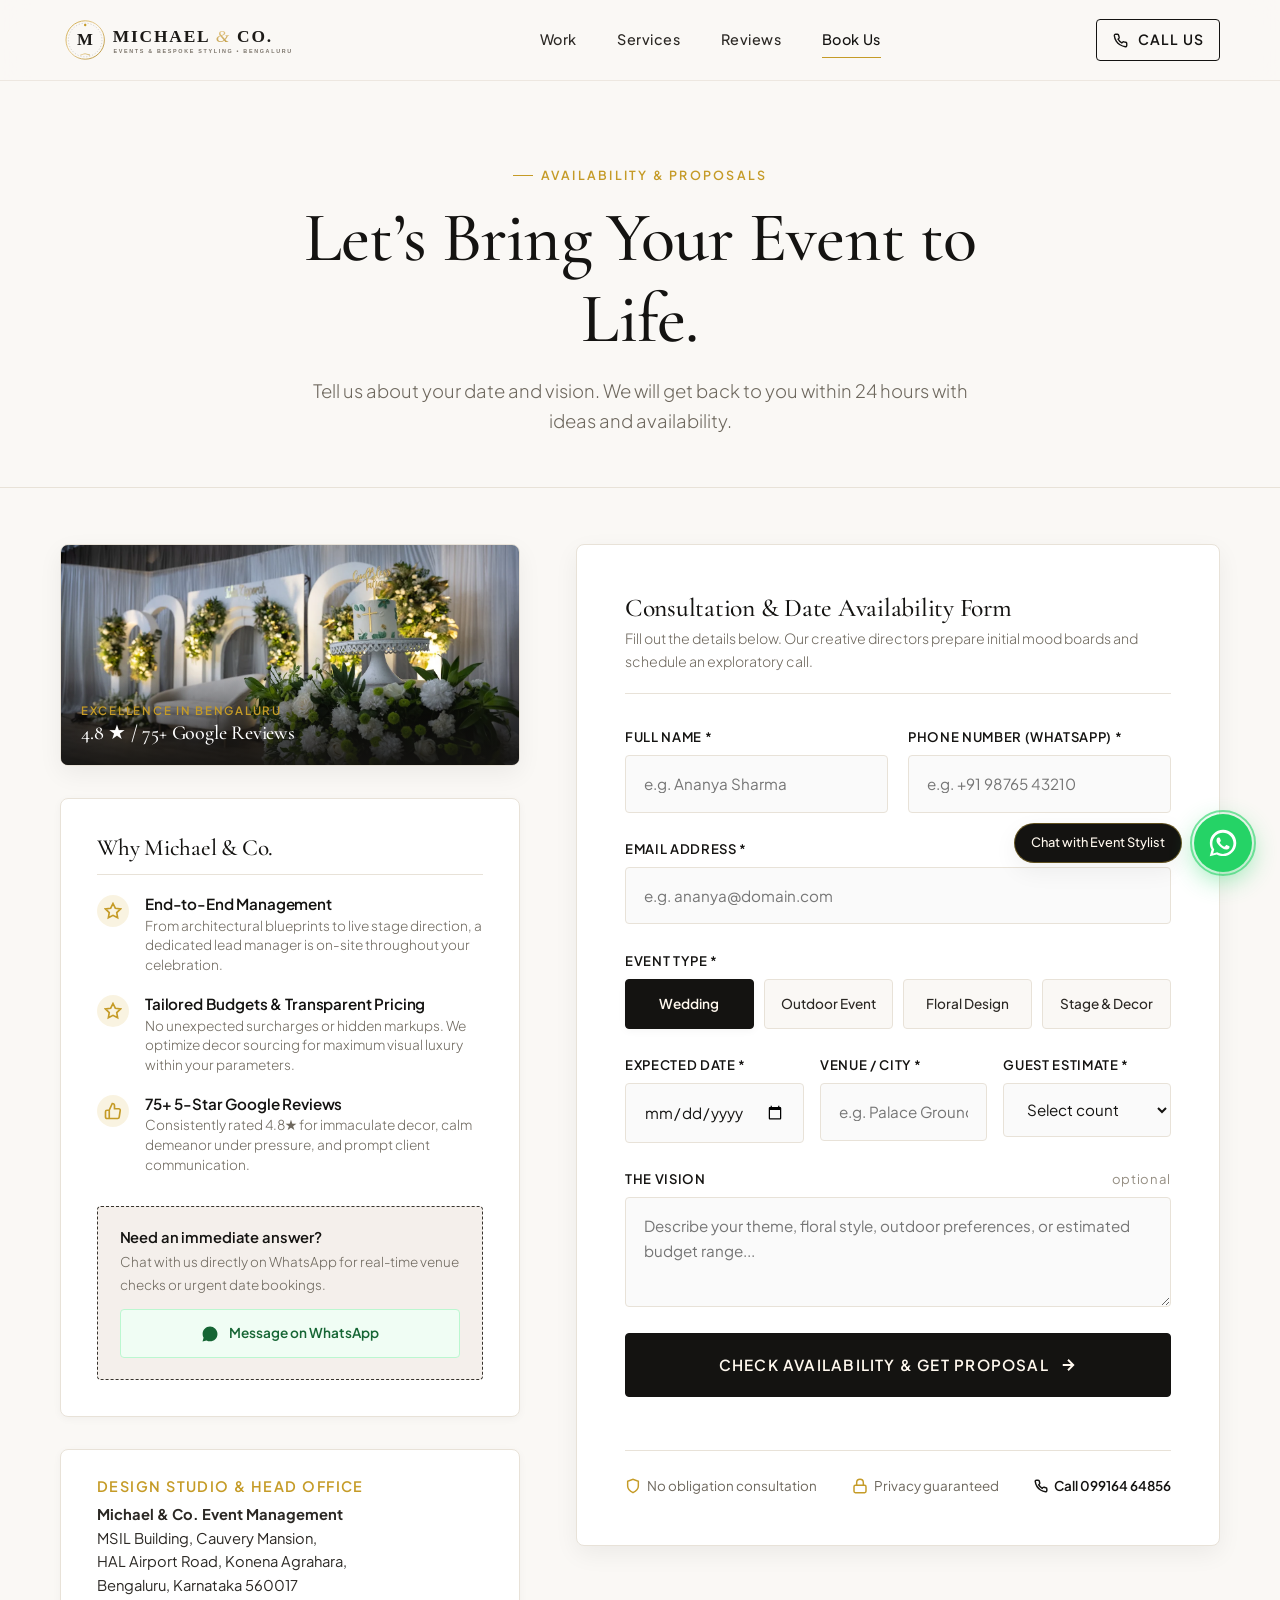
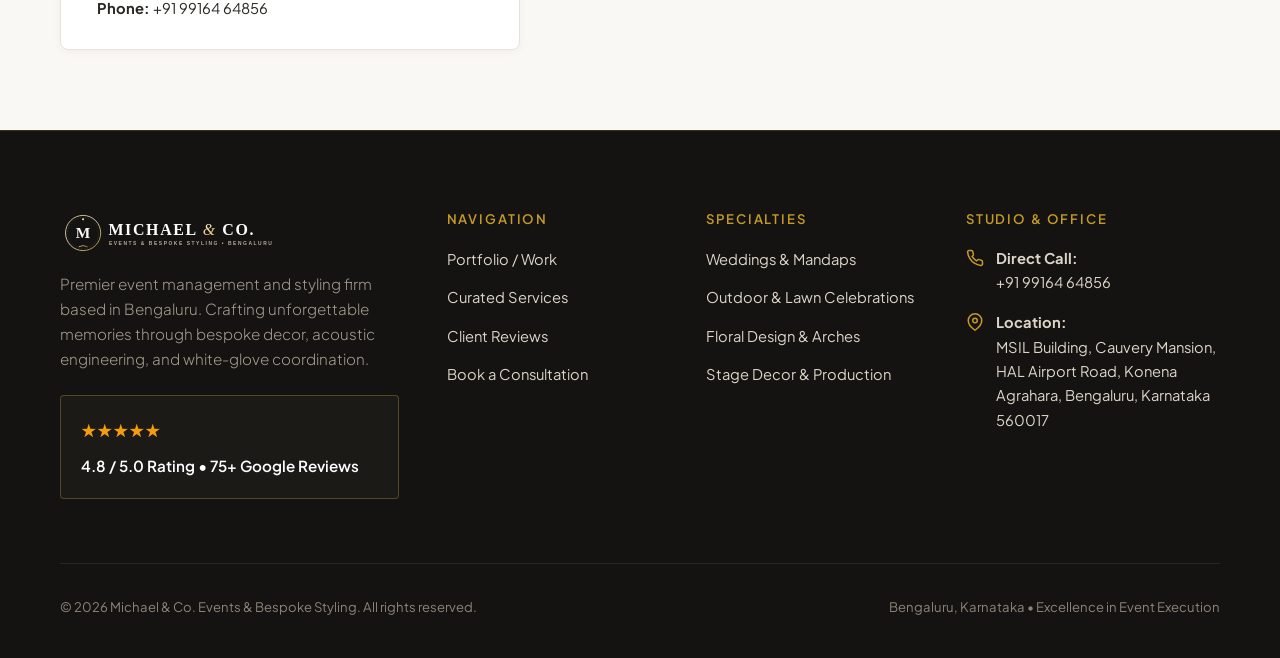
<file: book.html>
<!DOCTYPE html>
<html lang="en">
<head>
  <meta charset="UTF-8">
  <meta name="viewport" content="width=device-width, initial-scale=1.0">
  <title>Book a Consultation | Michael & Co. Events | Bengaluru</title>
  <meta name="description" content="Reserve your event date with Michael & Co. Tell us about your vision, date, and guest count. Receive tailored proposals within 24 hours.">
  
  <meta property="og:title" content="Book a Consultation — Michael & Co.">
  <meta property="og:description" content="Let's Bring Your Event to Life. Tell us about your date and vision. We will get back to you within 24 hours.">
  <meta property="og:image" content="assets/images/floral_stage.webp">

  <link rel="icon" type="image/svg+xml" href="assets/logo.svg">
  <link rel="stylesheet" href="css/style.css">
</head>
<body>

  <!-- ==========================================================================
       STICKY HEADER
       ========================================================================== -->
  <header class="site-header" id="siteHeader">
    <div class="container header-container">
      <a href="index.html" class="logo-link" aria-label="Michael & Co. Home">
        <img src="assets/logo.svg" alt="Michael & Co. Event Management & Styling" class="logo-img" width="260" height="48">
      </a>

      <nav class="nav-desktop" aria-label="Main Navigation">
        <a href="index.html#work" class="nav-link">Work</a>
        <a href="index.html#services" class="nav-link">Services</a>
        <a href="index.html#reviews" class="nav-link">Reviews</a>
        <a href="book.html" class="nav-link active">Book Us</a>
      </nav>

      <div class="header-cta-group">
        <a href="tel:+919916464856" class="btn btn-secondary header-book-btn" style="padding: 0.55rem 0.95rem;">
          <svg width="15" height="15" viewBox="0 0 24 24" fill="none" stroke="currentColor" stroke-width="2.2"><path d="M22 16.92v3a2 2 0 0 1-2.18 2 19.79 19.79 0 0 1-8.63-3.07 19.5 19.5 0 0 1-6-6 19.79 19.79 0 0 1-3.07-8.67A2 2 0 0 1 4.11 2h3a2 2 0 0 1 2 1.72 12.84 12.84 0 0 0 .7 2.81 2 2 0 0 1-.45 2.11L8.09 9.91a16 16 0 0 0 6 6l1.27-1.27a2 2 0 0 1 2.11-.45 12.84 12.84 0 0 0 2.81.7A2 2 0 0 1 22 16.92z"></path></svg>
          <span class="btn-text-desktop">Call Us</span>
          <span class="btn-text-mobile">Call</span>
        </a>
        <button class="mobile-nav-toggle" aria-label="Toggle navigation menu" id="mobileNavToggle">
          <span></span>
          <span></span>
          <span></span>
        </button>
      </div>
    </div>
  </header>

  <!-- Mobile Drawer -->
  <aside class="mobile-drawer" id="mobileDrawer" aria-label="Mobile Navigation Menu">
    <div class="mobile-nav-links">
      <a href="index.html#work">Work</a>
      <a href="index.html#services">Services</a>
      <a href="index.html#reviews">Reviews</a>
      <a href="book.html" class="active">Book Us</a>
    </div>
    <div class="mobile-drawer-footer">
      <a href="tel:+919916464856" class="btn btn-primary btn-full">Direct Call: +91 99164 64856</a>
      <a href="https://wa.me/919916464856?text=Hi%20Michael%20%26%20Co.!%20I'd%20like%20to%20plan%20an%20upcoming%20event%20with%20you." target="_blank" rel="noopener noreferrer" class="btn-whatsapp-outline btn-full" style="justify-content: center;">
        Chat on WhatsApp
      </a>
    </div>
  </aside>

  <main>
    <!-- ==========================================================================
         PAGE HEADER
         ========================================================================== -->
    <section class="booking-hero-section">
      <div class="container booking-header">
        <span class="eyebrow">Availability &amp; Proposals</span>
        <h1>Let’s Bring Your Event to Life.</h1>
        <p>Tell us about your date and vision. We will get back to you within 24 hours with ideas and availability.</p>
      </div>
    </section>

    <!-- ==========================================================================
         SPLIT-SCREEN 2-COLUMN BOOKING SECTION
         ========================================================================== -->
    <section class="booking-split-section">
      <div class="container">
        <div class="booking-split-grid">
          
          <!-- LEFT SIDE: Confidence & Clarity -->
          <div class="confidence-column">
            <!-- Featured Photography Anchor Card -->
            <div style="border-radius: var(--radius-md); overflow: hidden; position: relative; box-shadow: var(--shadow-md); border: 1px solid var(--color-border);">
              <img src="assets/images/floral_stage.webp" alt="Michael & Co. Bespoke Stage and Floral Decor" style="width: 100%; height: 220px; object-fit: cover;">
              <div style="position: absolute; bottom: 0; left: 0; right: 0; padding: 1.25rem; background: linear-gradient(180deg, transparent 0%, rgba(20, 19, 17, 0.9) 100%); color: #FFF8EE;">
                <span style="font-size: 0.72rem; letter-spacing: 0.15em; color: var(--color-gold); font-weight: 600; text-transform: uppercase;">Excellence in Bengaluru</span>
                <h4 style="font-family: var(--font-serif); font-size: 1.25rem; color: #FFF;">4.8 ★ / 75+ Google Reviews</h4>
              </div>
            </div>

            <!-- Confidence Card -->
            <div class="confidence-card">
              <h3 class="confidence-card-title serif-heading">Why Michael &amp; Co.</h3>
              
              <div class="value-points-list">
                <!-- Point 1 -->
                <div class="value-point-item">
                  <div class="value-point-icon">
                    <svg width="18" height="18" viewBox="0 0 24 24" fill="none" stroke="currentColor" stroke-width="2.2"><path d="M12 2l3.09 6.26L22 9.27l-5 4.87 1.18 6.88L12 17.77l-6.18 3.25L7 14.14 2 9.27l6.91-1.01L12 2z"></path></svg>
                  </div>
                  <div class="value-point-text">
                    <h4>End-to-End Management</h4>
                    <p>From architectural blueprints to live stage direction, a dedicated lead manager is on-site throughout your celebration.</p>
                  </div>
                </div>

                <!-- Point 2 -->
                <div class="value-point-item">
                  <div class="value-point-icon">
                    <svg width="18" height="18" viewBox="0 0 24 24" fill="none" stroke="currentColor" stroke-width="2.2"><polygon points="12 2 15.09 8.26 22 9.27 17 14.14 18.18 21.02 12 17.77 5.82 21.02 7 14.14 2 9.27 8.91 8.26 12 2"></polygon></svg>
                  </div>
                  <div class="value-point-text">
                    <h4>Tailored Budgets &amp; Transparent Pricing</h4>
                    <p>No unexpected surcharges or hidden markups. We optimize decor sourcing for maximum visual luxury within your parameters.</p>
                  </div>
                </div>

                <!-- Point 3 -->
                <div class="value-point-item">
                  <div class="value-point-icon">
                    <svg width="18" height="18" viewBox="0 0 24 24" fill="none" stroke="currentColor" stroke-width="2.2"><path d="M14 9V5a3 3 0 0 0-3-3l-4 9v11h11.28a2 2 0 0 0 2-1.7l1.38-9a2 2 0 0 0-2-2.3zM7 22H4a2 2 0 0 1-2-2v-7a2 2 0 0 1 2-2h3"></path></svg>
                  </div>
                  <div class="value-point-text">
                    <h4>75+ 5-Star Google Reviews</h4>
                    <p>Consistently rated 4.8★ for immaculate decor, calm demeanor under pressure, and prompt client communication.</p>
                  </div>
                </div>
              </div>

              <!-- Direct WhatsApp Quick Contact Box -->
              <div class="direct-quick-contact">
                <h4>Need an immediate answer?</h4>
                <p>Chat with us directly on WhatsApp for real-time venue checks or urgent date bookings.</p>
                <a href="https://wa.me/919916464856?text=Hi%20Michael%20%26%20Co.!%20I'd%20like%20to%20plan%20an%20upcoming%20event%20with%20you." target="_blank" rel="noopener noreferrer" class="btn-whatsapp-outline btn-full" style="justify-content: center;">
                  <svg width="18" height="18" viewBox="0 0 24 24" fill="currentColor"><path d="M12.04 2c-5.46 0-9.91 4.45-9.91 9.91 0 1.75.46 3.45 1.32 4.95L2.05 22l5.25-1.38c1.45.79 3.08 1.21 4.74 1.21 5.46 0 9.91-4.45 9.91-9.91 0-2.65-1.03-5.14-2.9-7.01A9.816 9.816 0 0 0 12.04 2z"/></svg>
                  Message on WhatsApp
                </a>
              </div>
            </div>

            <!-- Location & Office Box -->
            <div class="office-location-card">
              <h4>Design Studio &amp; Head Office</h4>
              <address>
                <strong>Michael &amp; Co. Event Management</strong><br>
                MSIL Building, Cauvery Mansion,<br>
                HAL Airport Road, Konena Agrahara,<br>
                Bengaluru, Karnataka 560017<br>
                <strong>Phone:</strong> +91 99164 64856
              </address>
            </div>
          </div>

          <!-- RIGHT SIDE: Frictionless High-Converting Booking Form -->
          <div class="booking-form-card">
            <div class="form-header-row">
              <h3>Consultation &amp; Date Availability Form</h3>
              <p>Fill out the details below. Our creative directors prepare initial mood boards and schedule an exploratory call.</p>
            </div>

            <form id="eventBookingForm" class="booking-form" novalidate>
              <!-- 1. Name & Contact -->
              <div class="form-row-2">
                <div class="form-group">
                  <label for="fullName" class="form-label">Full Name *</label>
                  <input type="text" id="fullName" name="fullName" class="form-input" placeholder="e.g. Ananya Sharma" required>
                </div>
                <div class="form-group">
                  <label for="phone" class="form-label">Phone Number (WhatsApp) *</label>
                  <input type="tel" id="phone" name="phone" class="form-input" placeholder="e.g. +91 98765 43210" required>
                </div>
              </div>

              <div class="form-group">
                <label for="email" class="form-label">Email Address *</label>
                <input type="email" id="email" name="email" class="form-input" placeholder="e.g. ananya@domain.com" required>
              </div>

              <!-- 2. Event Type Pills: Weddings, Outdoor, Floral Design, Stage -->
              <div class="form-group">
                <label class="form-label">Event Type *</label>
                <div class="event-type-pills">
                  <label class="pill-radio-label">
                    <input type="radio" name="eventType" value="Weddings" id="pillWedding" checked>
                    <span class="pill-chip">Wedding</span>
                  </label>
                  <label class="pill-radio-label">
                    <input type="radio" name="eventType" value="Outdoor Events" id="pillOutdoor">
                    <span class="pill-chip">Outdoor Event</span>
                  </label>
                  <label class="pill-radio-label">
                    <input type="radio" name="eventType" value="Floral Design" id="pillFloral">
                    <span class="pill-chip">Floral Design</span>
                  </label>
                  <label class="pill-radio-label">
                    <input type="radio" name="eventType" value="Stage & Production" id="pillStage">
                    <span class="pill-chip">Stage &amp; Decor</span>
                  </label>
                </div>
              </div>

              <!-- 3. Event Details: Expected Date + Venue/City + Guest Count -->
              <div class="form-row-3">
                <div class="form-group">
                  <label for="eventDate" class="form-label">Expected Date *</label>
                  <input type="date" id="eventDate" name="eventDate" class="form-input" required>
                </div>
                <div class="form-group">
                  <label for="eventVenue" class="form-label">Venue / City *</label>
                  <input type="text" id="eventVenue" name="eventVenue" class="form-input" placeholder="e.g. Palace Grounds, Bengaluru" required>
                </div>
                <div class="form-group">
                  <label for="guestCount" class="form-label">Guest Estimate *</label>
                  <select id="guestCount" name="guestCount" class="form-select" required>
                    <option value="" disabled selected>Select count</option>
                    <option value="Intimate (20 - 75 guests)">20 – 75 guests</option>
                    <option value="Medium (75 - 250 guests)">75 – 250 guests</option>
                    <option value="Grand (250 - 600 guests)">250 – 600 guests</option>
                    <option value="Mega Celebration (600+ guests)">600+ guests</option>
                  </select>
                </div>
              </div>

              <!-- 4. The Vision (Optional Brief Textarea) -->
              <div class="form-group">
                <label for="eventVision" class="form-label">
                  <span>The Vision</span>
                  <span class="optional">Optional</span>
                </label>
                <textarea id="eventVision" name="eventVision" class="form-textarea" placeholder="Describe your theme, floral style, outdoor preferences, or estimated budget range..."></textarea>
              </div>

              <!-- 5. CTA Button: High-Contrast Bold Button -->
              <button type="submit" class="btn btn-primary btn-full" id="submitBookingBtn" style="padding: 1.15rem; font-size: 0.95rem;">
                Check Availability &amp; Get Proposal
                <svg width="18" height="18" viewBox="0 0 24 24" fill="none" stroke="currentColor" stroke-width="2.5"><line x1="5" y1="12" x2="19" y2="12"></line><polyline points="12 5 19 12 12 19"></polyline></svg>
              </button>

              <!-- Trust Signals Below Form -->
              <div class="form-trust-signals">
                <div class="trust-item">
                  <svg viewBox="0 0 24 24" fill="none" stroke="currentColor" stroke-width="2.2"><path d="M12 22s8-4 8-10V5l-8-3-8 3v7c0 6 8 10 8 10z"></path></svg>
                  <span>No obligation consultation</span>
                </div>
                <div class="trust-item">
                  <svg viewBox="0 0 24 24" fill="none" stroke="currentColor" stroke-width="2.2"><rect x="3" y="11" width="18" height="11" rx="2" ry="2"></rect><path d="M7 11V7a5 5 0 0 1 10 0v4"></path></svg>
                  <span>Privacy guaranteed</span>
                </div>
                <a href="tel:09916464856" class="direct-call-badge">
                  <svg width="14" height="14" viewBox="0 0 24 24" fill="none" stroke="currentColor" stroke-width="2.5"><path d="M22 16.92v3a2 2 0 0 1-2.18 2 19.79 19.79 0 0 1-8.63-3.07 19.5 19.5 0 0 1-6-6 19.79 19.79 0 0 1-3.07-8.67A2 2 0 0 1 4.11 2h3a2 2 0 0 1 2 1.72 12.84 12.84 0 0 0 .7 2.81 2 2 0 0 1-.45 2.11L8.09 9.91a16 16 0 0 0 6 6l1.27-1.27a2 2 0 0 1 2.11-.45 12.84 12.84 0 0 0 2.81.7A2 2 0 0 1 22 16.92z"></path></svg>
                  Call 099164 64856
                </a>
              </div>
            </form>
          </div>
        </div>
      </div>
    </section>
  </main>

  <!-- ==========================================================================
       SUBMISSION CONFIRMATION MODAL (WITH DIRECT WHATSAPP OPTION)
       ========================================================================== -->
  <div class="modal-backdrop" id="bookingConfirmModal" role="dialog" aria-modal="true" aria-label="Booking Confirmation">
    <div class="modal-container success-modal-card">
      <button class="modal-close-btn" aria-label="Close dialog">
        <svg width="20" height="20" viewBox="0 0 24 24" fill="none" stroke="currentColor" stroke-width="2"><line x1="18" y1="6" x2="6" y2="18"></line><line x1="6" y1="6" x2="18" y2="18"></line></svg>
      </button>

      <div class="success-check-circle">
        <svg viewBox="0 0 24 24" fill="none" stroke="currentColor" stroke-width="2.5"><polyline points="20 6 9 17 4 12"></polyline></svg>
      </div>

      <h3 class="serif-heading">Inquiry Received, <span id="confirmClientName">Valued Client</span>!</h3>
      <p>Thank you for reaching out to Michael &amp; Co. Our event stylists will review your date and details, and respond within 24 hours.</p>

      <div class="success-actions">
        <a href="#" id="sendWhatsAppDirectBtn" target="_blank" rel="noopener noreferrer" class="btn btn-primary btn-full">
          <svg width="18" height="18" viewBox="0 0 24 24" fill="currentColor"><path d="M12.04 2c-5.46 0-9.91 4.45-9.91 9.91 0 1.75.46 3.45 1.32 4.95L2.05 22l5.25-1.38c1.45.79 3.08 1.21 4.74 1.21 5.46 0 9.91-4.45 9.91-9.91 0-2.65-1.03-5.14-2.9-7.01A9.816 9.816 0 0 0 12.04 2z"/></svg>
          Send Copy to Our WhatsApp Directly
        </a>
        <button type="button" class="btn btn-secondary btn-full" id="finishModalBtn">Done</button>
      </div>
    </div>
  </div>

  <!-- ==========================================================================
       GLOBAL FOOTER
       ========================================================================== -->
  <footer class="site-footer">
    <div class="container">
      <div class="footer-top-grid">
        <div class="footer-brand">
          <a href="index.html">
            <img src="assets/logo-light.svg" alt="Michael & Co." width="240" height="48">
          </a>
          <p>
            Premier event management and styling firm based in Bengaluru. Crafting unforgettable memories through bespoke decor, acoustic engineering, and white-glove coordination.
          </p>
          <div class="footer-review-card">
            <div class="stars">★★★★★</div>
            <div class="score">4.8 / 5.0 Rating • 75+ Google Reviews</div>
          </div>
        </div>

        <div>
          <h4 class="footer-heading">Navigation</h4>
          <ul class="footer-links-list">
            <li><a href="index.html#work">Portfolio / Work</a></li>
            <li><a href="index.html#services">Curated Services</a></li>
            <li><a href="index.html#reviews">Client Reviews</a></li>
            <li><a href="book.html">Book a Consultation</a></li>
          </ul>
        </div>

        <div>
          <h4 class="footer-heading">Specialties</h4>
          <ul class="footer-links-list">
            <li><a href="book.html?service=weddings">Weddings &amp; Mandaps</a></li>
            <li><a href="book.html?service=outdoor">Outdoor &amp; Lawn Celebrations</a></li>
            <li><a href="book.html?service=floral">Floral Design &amp; Arches</a></li>
            <li><a href="book.html?service=stage">Stage Decor &amp; Production</a></li>
          </ul>
        </div>

        <div>
          <h4 class="footer-heading">Studio &amp; Office</h4>
          <div class="footer-contact-info">
            <div class="contact-row">
              <svg viewBox="0 0 24 24" fill="none" stroke="currentColor" stroke-width="2"><path d="M22 16.92v3a2 2 0 0 1-2.18 2 19.79 19.79 0 0 1-8.63-3.07 19.5 19.5 0 0 1-6-6 19.79 19.79 0 0 1-3.07-8.67A2 2 0 0 1 4.11 2h3a2 2 0 0 1 2 1.72 12.84 12.84 0 0 0 .7 2.81 2 2 0 0 1-.45 2.11L8.09 9.91a16 16 0 0 0 6 6l1.27-1.27a2 2 0 0 1 2.11-.45 12.84 12.84 0 0 0 2.81.7A2 2 0 0 1 22 16.92z"></path></svg>
              <div>
                <strong>Direct Call:</strong><br>
                <a href="tel:+919916464856">+91 99164 64856</a>
              </div>
            </div>

            <div class="contact-row">
              <svg viewBox="0 0 24 24" fill="none" stroke="currentColor" stroke-width="2"><path d="M21 10c0 7-9 13-9 13s-9-6-9-13a9 9 0 0 1 18 0z"></path><circle cx="12" cy="10" r="3"></circle></svg>
              <div>
                <strong>Location:</strong><br>
                MSIL Building, Cauvery Mansion, HAL Airport Road, Konena Agrahara, Bengaluru, Karnataka 560017
              </div>
            </div>
          </div>
        </div>
      </div>

      <div class="footer-bottom-row">
        <span>© 2026 Michael &amp; Co. Events &amp; Bespoke Styling. All rights reserved.</span>
        <span>Bengaluru, Karnataka • Excellence in Event Execution</span>
      </div>
    </div>
  </footer>

  <!-- Floating Sticky WhatsApp Button -->
  <div class="whatsapp-float-container" id="whatsappFloat">
    <div class="whatsapp-tooltip">
      <span>Chat with Event Stylist</span>
    </div>
    <a href="https://wa.me/919916464856?text=Hi%20Michael%20%26%20Co.!%20I'd%20like%20to%20plan%20an%20upcoming%20event%20with%20you." 
       target="_blank" 
       rel="noopener noreferrer" 
       class="whatsapp-float-btn" 
       aria-label="Direct WhatsApp Message to Michael & Co.">
      <svg viewBox="0 0 24 24"><path d="M12.04 2c-5.46 0-9.91 4.45-9.91 9.91 0 1.75.46 3.45 1.32 4.95L2.05 22l5.25-1.38c1.45.79 3.08 1.21 4.74 1.21 5.46 0 9.91-4.45 9.91-9.91 0-2.65-1.03-5.14-2.9-7.01A9.816 9.816 0 0 0 12.04 2zM12.05 20.24c-1.42 0-2.82-.37-4.05-1.07l-.29-.17-3.12.82.83-3.04-.19-.31c-.78-1.25-1.19-2.7-1.19-4.18 0-4.36 3.55-7.91 7.91-7.91 2.11 0 4.1.82 5.59 2.31 1.49 1.49 2.31 3.48 2.31 5.59 0 4.36-3.55 7.91-7.91 7.91zm4.33-5.91c-.24-.12-1.41-.7-1.63-.78-.22-.08-.38-.12-.54.12-.16.24-.62.78-.76.94-.14.16-.28.18-.52.06-.24-.12-1.02-.38-1.94-1.2-.72-.64-1.2-1.44-1.34-1.68-.14-.24-.01-.37.11-.49.11-.11.24-.28.36-.42.12-.14.16-.24.24-.4.08-.16.04-.3-.02-.42-.06-.12-.54-1.3-.74-1.78-.19-.47-.39-.41-.54-.42l-.46-.01c-.16 0-.42.06-.64.3-.22.24-.84.82-.84 2 0 1.18.86 2.32.98 2.48.12.16 1.7 2.6 4.12 3.64.58.25 1.03.4 1.38.51.58.18 1.11.16 1.53.1.47-.07 1.41-.58 1.61-1.14.2-.56.2-1.04.14-1.14-.06-.1-.22-.16-.46-.28z"/></svg>
    </a>
  </div>

  <script src="js/main.js"></script>
</body>
</html>
</file>
<file: css/style.css>
/* ==========================================================================
   MICHAEL & CO. — LUXURY EVENT MANAGEMENT & STYLING
   Editorial Minimalism Design System
   ========================================================================== */

@import url('https://fonts.googleapis.com/css2?family=Cormorant+Garamond:ital,wght@0,400;0,500;0,600;0,700;1,400;1,600&family=Playfair+Display:ital,wght@0,400;0,600;0,700;1,400&family=Plus+Jakarta+Sans:wght@300;400;500;600;700&display=swap');

:root {
  /* Editorial Palette: Warm Neutrals & Subtle Gold */
  --color-bg: #FAF8F5;
  --color-bg-alt: #F4EFEB;
  --color-surface: #FFFFFF;
  --color-surface-trans: rgba(255, 255, 255, 0.85);
  
  --color-charcoal-deep: #141311;
  --color-charcoal: #1C1A17;
  --color-charcoal-soft: #2B2824;
  --color-muted: #6E685E;
  --color-subtle: #968F84;
  --color-border: #E8E2D8;
  --color-border-dark: #36322C;
  
  --color-gold: #C59B27;
  --color-gold-light: #EED596;
  --color-gold-warm: #D4AF37;
  --color-gold-muted: rgba(212, 175, 55, 0.15);
  --color-champagne: #F5EDE0;
  
  --color-whatsapp: #25D366;
  --color-whatsapp-dark: #128C7E;
  
  /* Typography */
  --font-serif: 'Cormorant Garamond', 'Playfair Display', Georgia, serif;
  --font-serif-display: 'Playfair Display', 'Cormorant Garamond', Georgia, serif;
  --font-sans: 'Plus Jakarta Sans', -apple-system, BlinkMacSystemFont, "Segoe UI", Roboto, sans-serif;
  
  /* Layout & Elevations */
  --container-max: 1240px;
  --container-wide: 1360px;
  --radius-sm: 4px;
  --radius-md: 8px;
  --radius-lg: 16px;
  --radius-full: 9999px;
  
  --shadow-sm: 0 2px 8px rgba(20, 19, 17, 0.04);
  --shadow-md: 0 8px 24px rgba(20, 19, 17, 0.06);
  --shadow-lg: 0 16px 40px rgba(20, 19, 17, 0.09);
  --shadow-glow: 0 0 30px rgba(212, 175, 55, 0.22);
  
  --transition-fast: 0.2s cubic-bezier(0.16, 1, 0.3, 1);
  --transition-smooth: 0.35s cubic-bezier(0.16, 1, 0.3, 1);
  --transition-slow: 0.6s cubic-bezier(0.16, 1, 0.3, 1);
}

/* ==========================================================================
   RESET & BASE STYLES
   ========================================================================== */

*, *::before, *::after {
  box-sizing: border-box;
  margin: 0;
  padding: 0;
}

html {
  font-size: 16px;
  scroll-behavior: smooth;
  -webkit-font-smoothing: antialiased;
  -moz-osx-font-smoothing: grayscale;
}

body {
  font-family: var(--font-sans);
  background-color: var(--color-bg);
  color: var(--color-charcoal-soft);
  line-height: 1.65;
  overflow-x: hidden;
  position: relative;
}

img, svg {
  display: block;
  max-width: 100%;
  height: auto;
}

a {
  color: inherit;
  text-decoration: none;
  transition: color var(--transition-fast);
}

button, input, select, textarea {
  font: inherit;
  outline: none;
}

button {
  cursor: pointer;
  border: none;
  background: none;
}

ul, ol {
  list-style: none;
}

/* Selection Highlight */
::selection {
  background-color: #E8D7B8;
  color: var(--color-charcoal-deep);
}

/* Typography Hierarchy */
h1, h2, h3, h4, .serif-heading {
  font-family: var(--font-serif);
  font-weight: 500;
  color: var(--color-charcoal-deep);
  letter-spacing: -0.01em;
  line-height: 1.15;
}

h1 {
  font-size: clamp(2.5rem, 5.5vw, 4.6rem);
}

h2 {
  font-size: clamp(2rem, 3.8vw, 3.2rem);
}

h3 {
  font-size: clamp(1.4rem, 2.2vw, 1.85rem);
}

p {
  color: var(--color-muted);
  font-size: 1.05rem;
  font-weight: 300;
}

.text-gold {
  color: var(--color-gold);
}

.text-accent-italic {
  font-family: var(--font-serif);
  font-style: italic;
  font-weight: 400;
}

.eyebrow {
  font-family: var(--font-sans);
  font-size: 0.78rem;
  font-weight: 600;
  letter-spacing: 0.18em;
  text-transform: uppercase;
  color: var(--color-gold);
  display: inline-flex;
  align-items: center;
  gap: 0.5rem;
}

.eyebrow::before {
  content: '';
  width: 20px;
  height: 1px;
  background: var(--color-gold);
  display: inline-block;
}

/* Layout Utilities */
.container {
  width: 100%;
  max-width: var(--container-max);
  margin-left: auto;
  margin-right: auto;
  padding-left: clamp(1.25rem, 4vw, 2.5rem);
  padding-right: clamp(1.25rem, 4vw, 2.5rem);
}

.container-wide {
  width: 100%;
  max-width: var(--container-wide);
  margin-left: auto;
  margin-right: auto;
  padding-left: clamp(1.25rem, 4vw, 2.5rem);
  padding-right: clamp(1.25rem, 4vw, 2.5rem);
}

.section-spacing {
  padding-top: clamp(4.5rem, 8vw, 7.5rem);
  padding-bottom: clamp(4.5rem, 8vw, 7.5rem);
}

/* ==========================================================================
   BUTTONS & CTAs
   ========================================================================== */

.btn {
  display: inline-flex;
  align-items: center;
  justify-content: center;
  gap: 0.65rem;
  padding: 0.95rem 2rem;
  font-size: 0.88rem;
  font-weight: 600;
  letter-spacing: 0.08em;
  text-transform: uppercase;
  border-radius: var(--radius-sm);
  transition: all var(--transition-smooth);
  position: relative;
  overflow: hidden;
  white-space: nowrap;
}

.btn-primary {
  background-color: var(--color-charcoal-deep);
  color: #FFF8EE;
  border: 1px solid var(--color-charcoal-deep);
}

.btn-primary:hover {
  background-color: var(--color-gold);
  border-color: var(--color-gold);
  color: #141311;
  box-shadow: var(--shadow-glow);
  transform: translateY(-2px);
}

.btn-secondary {
  background-color: transparent;
  color: var(--color-charcoal-deep);
  border: 1px solid var(--color-charcoal-deep);
}

.btn-secondary:hover {
  background-color: var(--color-charcoal-deep);
  color: #FFF8EE;
  transform: translateY(-2px);
}

.btn-ghost-gold {
  background-color: rgba(212, 175, 55, 0.08);
  color: var(--color-charcoal-deep);
  border: 1px solid rgba(212, 175, 55, 0.4);
}

.btn-ghost-gold:hover {
  background-color: var(--color-gold);
  color: #141311;
  border-color: var(--color-gold);
  transform: translateY(-2px);
}

.btn-whatsapp-outline {
  display: inline-flex;
  align-items: center;
  gap: 0.6rem;
  background-color: #F0FDF4;
  color: #166534;
  border: 1px solid #BBF7D0;
  padding: 0.75rem 1.4rem;
  border-radius: var(--radius-sm);
  font-weight: 600;
  font-size: 0.85rem;
  transition: all var(--transition-fast);
}

.btn-whatsapp-outline:hover {
  background-color: var(--color-whatsapp);
  color: #FFFFFF;
  border-color: var(--color-whatsapp);
  transform: translateY(-1px);
}

.btn-full {
  width: 100%;
}

/* ==========================================================================
   STICKY HEADER
   ========================================================================== */

.site-header {
  position: fixed;
  top: 0;
  left: 0;
  width: 100%;
  z-index: 1000;
  background-color: rgba(250, 248, 245, 0.88);
  backdrop-filter: blur(14px);
  -webkit-backdrop-filter: blur(14px);
  border-bottom: 1px solid rgba(232, 226, 216, 0.7);
  transition: all var(--transition-smooth);
}

.site-header.scrolled {
  background-color: rgba(250, 248, 245, 0.96);
  box-shadow: 0 4px 20px rgba(0, 0, 0, 0.05);
  border-bottom-color: var(--color-border);
}

.header-container {
  display: flex;
  align-items: center;
  justify-content: space-between;
  height: 80px;
  transition: height var(--transition-smooth);
}

.site-header.scrolled .header-container {
  height: 70px;
}

.logo-link {
  display: flex;
  align-items: center;
  gap: 0.75rem;
}

.logo-img {
  height: 48px;
  width: auto;
  max-width: 100%;
  transition: height var(--transition-smooth);
}

.site-header.scrolled .logo-img {
  height: 42px;
}

.footer-brand img {
  height: 44px;
  width: auto;
  max-width: 100%;
  margin-bottom: 0.5rem;
}

.nav-desktop {
  display: flex;
  align-items: center;
  gap: 2.5rem;
}

.nav-link {
  font-size: 0.9rem;
  font-weight: 500;
  letter-spacing: 0.04em;
  color: var(--color-charcoal-soft);
  position: relative;
  padding: 0.4rem 0;
}

.nav-link::after {
  content: '';
  position: absolute;
  bottom: 0;
  left: 0;
  width: 0;
  height: 1.5px;
  background-color: var(--color-gold);
  transition: width var(--transition-smooth);
}

.nav-link:hover, .nav-link.active {
  color: var(--color-charcoal-deep);
}

.nav-link:hover::after, .nav-link.active::after {
  width: 100%;
}

.header-cta-group {
  display: flex;
  align-items: center;
  gap: 1rem;
}

.btn-text-desktop {
  display: inline;
}

.btn-text-mobile {
  display: none;
}

/* Mobile Nav Toggle */
.mobile-nav-toggle {
  display: none;
  flex-direction: column;
  justify-content: center;
  gap: 5px;
  width: 40px;
  height: 40px;
  padding: 6px;
  border-radius: var(--radius-sm);
}

.mobile-nav-toggle span {
  display: block;
  height: 2px;
  width: 100%;
  background-color: var(--color-charcoal-deep);
  transition: all var(--transition-fast);
}

.mobile-nav-toggle.open span:nth-child(1) {
  transform: translateY(7px) rotate(45deg);
}

.mobile-nav-toggle.open span:nth-child(2) {
  opacity: 0;
}

.mobile-nav-toggle.open span:nth-child(3) {
  transform: translateY(-7px) rotate(-45deg);
}

/* Mobile Menu Overlay */
.mobile-drawer {
  position: fixed;
  top: 80px;
  left: 0;
  width: 100%;
  height: calc(100vh - 80px);
  background-color: var(--color-bg);
  padding: 2.5rem 1.75rem;
  display: flex;
  flex-direction: column;
  justify-content: space-between;
  transform: translateY(-100%);
  opacity: 0;
  pointer-events: none;
  transition: all var(--transition-smooth);
  z-index: 999;
  border-top: 1px solid var(--color-border);
}

.mobile-drawer.open {
  transform: translateY(0);
  opacity: 1;
  pointer-events: auto;
}

.mobile-nav-links {
  display: flex;
  flex-direction: column;
  gap: 1.75rem;
}

.mobile-nav-links a {
  font-family: var(--font-serif);
  font-size: 2rem;
  color: var(--color-charcoal-deep);
}

.mobile-drawer-footer {
  border-top: 1px solid var(--color-border);
  padding-top: 1.5rem;
  display: flex;
  flex-direction: column;
  gap: 1rem;
}

/* ==========================================================================
   FLOATING WHATSAPP BUTTON (STICKY BOTTOM-RIGHT)
   ========================================================================== */

.whatsapp-float-container {
  position: fixed;
  bottom: 28px;
  right: 28px;
  z-index: 990;
  display: flex;
  align-items: center;
  gap: 0.75rem;
}

.whatsapp-tooltip {
  background-color: var(--color-charcoal-deep);
  color: #FFF8EE;
  font-size: 0.8rem;
  font-weight: 500;
  padding: 0.55rem 1rem;
  border-radius: var(--radius-full);
  box-shadow: var(--shadow-md);
  border: 1px solid rgba(212, 175, 55, 0.4);
  white-space: nowrap;
  animation: floatBounce 3s infinite ease-in-out;
  display: flex;
  align-items: center;
  gap: 0.5rem;
}

.whatsapp-float-btn {
  width: 58px;
  height: 58px;
  border-radius: 50%;
  background-color: var(--color-whatsapp);
  color: #FFFFFF;
  display: flex;
  align-items: center;
  justify-content: center;
  box-shadow: 0 8px 24px rgba(37, 211, 102, 0.45);
  transition: transform var(--transition-smooth), box-shadow var(--transition-smooth);
  position: relative;
}

.whatsapp-float-btn::before {
  content: '';
  position: absolute;
  top: -4px;
  left: -4px;
  right: -4px;
  bottom: -4px;
  border-radius: 50%;
  border: 2px solid var(--color-whatsapp);
  animation: pulseRing 2.4s cubic-bezier(0.215, 0.61, 0.355, 1) infinite;
  opacity: 0.6;
}

.whatsapp-float-btn:hover {
  transform: scale(1.08) translateY(-2px);
  box-shadow: 0 12px 28px rgba(37, 211, 102, 0.6);
}

.whatsapp-float-btn svg {
  width: 32px;
  height: 32px;
  fill: currentColor;
}

@keyframes pulseRing {
  0% { transform: scale(0.95); opacity: 0.8; }
  50% { transform: scale(1.2); opacity: 0; }
  100% { transform: scale(0.95); opacity: 0; }
}

@keyframes floatBounce {
  0%, 100% { transform: translateY(0); }
  50% { transform: translateY(-4px); }
}

/* ==========================================================================
   PAGE 1: HERO SECTION
   ========================================================================== */

.hero-section {
  position: relative;
  min-height: 92vh;
  margin-top: 80px;
  display: flex;
  align-items: center;
  overflow: hidden;
  background-color: var(--color-charcoal-deep);
  color: #FFF8EE;
}

/* Background Carousel Slides */
.hero-slider-wrapper {
  position: absolute;
  top: 0;
  left: 0;
  width: 100%;
  height: 100%;
  z-index: 1;
}

.hero-slide {
  position: absolute;
  top: 0;
  left: 0;
  width: 100%;
  height: 100%;
  opacity: 0;
  transition: opacity 1.2s cubic-bezier(0.4, 0, 0.2, 1), transform 6s cubic-bezier(0.25, 1, 0.5, 1);
  transform: scale(1.04);
}

.hero-slide.active {
  opacity: 1;
  transform: scale(1);
}

.hero-slide img {
  width: 100%;
  height: 100%;
  object-fit: cover;
  object-position: center;
}

/* Dark Editorial Overlay for Contrast */
.hero-overlay {
  position: absolute;
  top: 0;
  left: 0;
  width: 100%;
  height: 100%;
  background: linear-gradient(
    180deg,
    rgba(20, 19, 17, 0.65) 0%,
    rgba(20, 19, 17, 0.45) 50%,
    rgba(20, 19, 17, 0.85) 100%
  );
  z-index: 2;
}

.hero-content {
  position: relative;
  z-index: 3;
  max-width: 860px;
  padding: 3rem 0;
}

/* Social Proof Pill */
.social-proof-pill {
  display: inline-flex;
  align-items: center;
  gap: 0.65rem;
  background-color: rgba(28, 26, 23, 0.75);
  backdrop-filter: blur(8px);
  -webkit-backdrop-filter: blur(8px);
  border: 1px solid rgba(212, 175, 55, 0.35);
  padding: 0.5rem 1.15rem;
  border-radius: var(--radius-full);
  font-size: 0.84rem;
  font-weight: 500;
  color: #FFF8EE;
  margin-bottom: 1.75rem;
  box-shadow: 0 4px 16px rgba(0,0,0,0.2);
}

.social-proof-pill .star-gold {
  color: #FFD700;
  font-size: 1rem;
}

.hero-title {
  color: #FFFFFF;
  margin-bottom: 1.5rem;
  font-weight: 400;
  line-height: 1.1;
  letter-spacing: -0.015em;
  text-shadow: 0 2px 20px rgba(0, 0, 0, 0.4);
}

.hero-subtitle {
  font-size: clamp(1.15rem, 2vw, 1.45rem);
  color: #E2DBD0;
  font-weight: 300;
  max-width: 680px;
  margin-bottom: 2.75rem;
  line-height: 1.55;
  text-shadow: 0 1px 10px rgba(0, 0, 0, 0.3);
}

.hero-cta-group {
  display: flex;
  align-items: center;
  flex-wrap: wrap;
  gap: 1.25rem;
}

.hero-cta-group .btn-primary {
  background-color: var(--color-gold);
  border-color: var(--color-gold);
  color: #141311;
}

.hero-cta-group .btn-primary:hover {
  background-color: #FFFFFF;
  border-color: #FFFFFF;
}

.hero-cta-group .btn-secondary {
  border-color: rgba(255, 255, 255, 0.6);
  color: #FFFFFF;
  backdrop-filter: blur(4px);
}

.hero-cta-group .btn-secondary:hover {
  background-color: #FFFFFF;
  color: #141311;
  border-color: #FFFFFF;
}

/* Slider Controls & Progress Indicator */
.hero-controls {
  position: absolute;
  bottom: 30px;
  right: clamp(1.5rem, 5vw, 4rem);
  z-index: 4;
  display: flex;
  align-items: center;
  gap: 0.75rem;
}

.hero-dot {
  width: 32px;
  height: 3px;
  background-color: rgba(255, 255, 255, 0.3);
  border-radius: 2px;
  transition: all var(--transition-smooth);
}

.hero-dot.active {
  background-color: var(--color-gold);
  width: 52px;
}

/* ==========================================================================
   SERVICES GRID (4-CARD MINIMAL LUXURY)
   ========================================================================== */

.services-section {
  background-color: var(--color-bg);
}

.section-header {
  margin-bottom: clamp(3rem, 5vw, 4.5rem);
}

.section-header.center {
  text-align: center;
  max-width: 720px;
  margin-left: auto;
  margin-right: auto;
}

.section-header .eyebrow {
  margin-bottom: 0.85rem;
}

.section-title {
  margin-bottom: 1rem;
}

.section-desc {
  max-width: 600px;
  margin-left: auto;
  margin-right: auto;
}

.services-grid {
  display: grid;
  grid-template-columns: repeat(4, 1fr);
  gap: 1.75rem;
}

.service-card {
  background-color: var(--color-surface);
  border: 1px solid var(--color-border);
  border-radius: var(--radius-md);
  overflow: hidden;
  transition: all var(--transition-smooth);
  display: flex;
  flex-direction: column;
  position: relative;
}

.service-card:hover {
  transform: translateY(-8px);
  border-color: rgba(212, 175, 55, 0.6);
  box-shadow: var(--shadow-lg);
}

.service-image-box {
  position: relative;
  width: 100%;
  aspect-ratio: 4 / 3;
  overflow: hidden;
  background-color: var(--color-charcoal-deep);
}

.service-image-box img {
  width: 100%;
  height: 100%;
  object-fit: cover;
  transition: transform var(--transition-slow);
}

.service-card:hover .service-image-box img {
  transform: scale(1.06);
}

.service-card-body {
  padding: 1.85rem 1.5rem 1.6rem;
  display: flex;
  flex-direction: column;
  flex-grow: 1;
}

.service-num {
  font-family: var(--font-sans);
  font-size: 0.75rem;
  font-weight: 600;
  letter-spacing: 0.15em;
  color: var(--color-gold);
  margin-bottom: 0.65rem;
}

.service-card-title {
  font-size: 1.45rem;
  margin-bottom: 0.75rem;
  line-height: 1.25;
}

.service-card-desc {
  font-size: 0.95rem;
  color: var(--color-muted);
  line-height: 1.6;
  margin-bottom: 1.5rem;
  flex-grow: 1;
}

.service-card-link {
  display: inline-flex;
  align-items: center;
  gap: 0.4rem;
  font-size: 0.82rem;
  font-weight: 600;
  letter-spacing: 0.08em;
  text-transform: uppercase;
  color: var(--color-charcoal-deep);
  transition: color var(--transition-fast), gap var(--transition-fast);
}

.service-card:hover .service-card-link {
  color: var(--color-gold);
  gap: 0.65rem;
}

/* ==========================================================================
   PORTFOLIO / EDITORIAL ASYMMETRIC GALLERY
   ========================================================================== */

.gallery-section {
  background-color: var(--color-bg-alt);
  position: relative;
}

.gallery-filter-bar {
  display: flex;
  align-items: center;
  justify-content: center;
  flex-wrap: wrap;
  gap: 0.6rem;
  margin-bottom: 3.5rem;
}

.filter-btn {
  padding: 0.6rem 1.35rem;
  font-size: 0.82rem;
  font-weight: 600;
  letter-spacing: 0.06em;
  text-transform: uppercase;
  color: var(--color-muted);
  border: 1px solid var(--color-border);
  background-color: var(--color-surface);
  border-radius: var(--radius-full);
  transition: all var(--transition-fast);
}

.filter-btn:hover {
  color: var(--color-charcoal-deep);
  border-color: var(--color-charcoal-deep);
}

.filter-btn.active {
  background-color: var(--color-charcoal-deep);
  color: #FFF8EE;
  border-color: var(--color-charcoal-deep);
}

/* Asymmetric Editorial Grid */
.editorial-grid {
  display: grid;
  grid-template-columns: repeat(12, 1fr);
  gap: 1.5rem;
}

.gallery-item {
  position: relative;
  border-radius: var(--radius-md);
  overflow: hidden;
  background-color: var(--color-charcoal-deep);
  cursor: pointer;
  transition: transform var(--transition-smooth), box-shadow var(--transition-smooth);
}

.gallery-item:hover {
  transform: translateY(-4px);
  box-shadow: var(--shadow-lg);
}

/* Asymmetric item sizing */
.gallery-item.col-span-7 {
  grid-column: span 7;
}

.gallery-item.col-span-5 {
  grid-column: span 5;
}

.gallery-item.col-span-4 {
  grid-column: span 4;
}

.gallery-item.col-span-8 {
  grid-column: span 8;
}

.gallery-item.col-span-6 {
  grid-column: span 6;
}

.gallery-item-inner {
  position: relative;
  width: 100%;
  height: 100%;
  min-height: 380px;
  overflow: hidden;
}

.gallery-item.col-span-7 .gallery-item-inner,
.gallery-item.col-span-8 .gallery-item-inner {
  min-height: 440px;
}

.gallery-img {
  width: 100%;
  height: 100%;
  object-fit: cover;
  transition: transform var(--transition-slow);
}

.gallery-item:hover .gallery-img {
  transform: scale(1.05);
}

/* Editorial Hover Overlay */
.gallery-hover-overlay {
  position: absolute;
  top: 0;
  left: 0;
  width: 100%;
  height: 100%;
  background: linear-gradient(
    180deg,
    rgba(20, 19, 17, 0) 40%,
    rgba(20, 19, 17, 0.88) 100%
  );
  padding: 2rem;
  display: flex;
  flex-direction: column;
  justify-content: flex-end;
  opacity: 0.9;
  transition: opacity var(--transition-smooth);
}

.gallery-item:hover .gallery-hover-overlay {
  opacity: 1;
  background: linear-gradient(
    180deg,
    rgba(20, 19, 17, 0.15) 20%,
    rgba(20, 19, 17, 0.92) 100%
  );
}

.gallery-tag {
  font-size: 0.72rem;
  font-weight: 600;
  letter-spacing: 0.15em;
  text-transform: uppercase;
  color: var(--color-gold);
  margin-bottom: 0.4rem;
}

.gallery-title {
  color: #FFFFFF;
  font-size: 1.45rem;
  font-weight: 500;
  line-height: 1.2;
  margin-bottom: 0.35rem;
}

.gallery-location {
  font-size: 0.85rem;
  color: #CBC4B8;
  display: flex;
  align-items: center;
  gap: 0.35rem;
}

/* ==========================================================================
   CLIENT SOCIAL PROOF & TRUST SECTION
   ========================================================================== */

.trust-section {
  background-color: var(--color-bg);
}

.google-rating-banner {
  background-color: var(--color-surface);
  border: 1px solid var(--color-border);
  border-radius: var(--radius-md);
  padding: 2.25rem 3rem;
  display: flex;
  align-items: center;
  justify-content: space-between;
  gap: 2rem;
  margin-bottom: 4rem;
  box-shadow: var(--shadow-sm);
  position: relative;
  overflow: hidden;
}

.google-rating-banner::before {
  content: '';
  position: absolute;
  top: 0;
  left: 0;
  width: 4px;
  height: 100%;
  background: linear-gradient(180deg, var(--color-gold), #8C702E);
}

.rating-badge-left {
  display: flex;
  align-items: center;
  gap: 1.5rem;
}

.rating-score-large {
  font-family: var(--font-serif);
  font-size: 3.5rem;
  font-weight: 700;
  color: var(--color-charcoal-deep);
  line-height: 1;
}

.rating-stars {
  display: flex;
  gap: 3px;
  color: #F59E0B;
  font-size: 1.35rem;
  margin-bottom: 0.25rem;
}

.rating-verified-text {
  font-size: 0.88rem;
  font-weight: 600;
  color: var(--color-charcoal-deep);
}

.rating-verified-sub {
  font-size: 0.82rem;
  color: var(--color-muted);
}

.rating-badge-right {
  display: flex;
  align-items: center;
  gap: 1rem;
}

.google-logo-icon {
  width: 36px;
  height: 36px;
}

.google-verified-pill {
  background-color: #F0FDF4;
  color: #15803D;
  border: 1px solid #BBF7D0;
  font-size: 0.82rem;
  font-weight: 600;
  padding: 0.4rem 0.85rem;
  border-radius: var(--radius-full);
  display: flex;
  align-items: center;
  gap: 0.4rem;
}

/* Testimonials Grid */
.testimonials-grid {
  display: grid;
  grid-template-columns: repeat(3, 1fr);
  gap: 2rem;
}

.testimonial-card {
  background-color: var(--color-surface);
  border: 1px solid var(--color-border);
  border-radius: var(--radius-md);
  padding: 2.5rem 2.2rem;
  display: flex;
  flex-direction: column;
  justify-content: space-between;
  transition: all var(--transition-smooth);
  position: relative;
}

.testimonial-card:hover {
  transform: translateY(-6px);
  border-color: rgba(212, 175, 55, 0.5);
  box-shadow: var(--shadow-md);
}

.quote-icon {
  font-family: var(--font-serif);
  font-size: 3.5rem;
  line-height: 1;
  color: var(--color-gold);
  opacity: 0.4;
  margin-bottom: -1rem;
}

.testimonial-quote {
  font-family: var(--font-serif);
  font-size: 1.35rem;
  font-style: italic;
  line-height: 1.45;
  color: var(--color-charcoal-deep);
  margin-bottom: 2rem;
  position: relative;
  z-index: 2;
}

.testimonial-client {
  display: flex;
  align-items: center;
  gap: 1rem;
  border-top: 1px solid var(--color-border);
  padding-top: 1.25rem;
}

.client-avatar {
  width: 48px;
  height: 48px;
  border-radius: 50%;
  object-fit: cover;
  border: 1.5px solid var(--color-gold);
}

.client-meta h4 {
  font-family: var(--font-sans);
  font-size: 0.95rem;
  font-weight: 600;
  color: var(--color-charcoal-deep);
  margin-bottom: 0.15rem;
}

.client-meta span {
  font-size: 0.8rem;
  color: var(--color-muted);
}

/* ==========================================================================
   BOTTOM CTA STRIP
   ========================================================================== */

.bottom-cta-strip {
  background-color: var(--color-charcoal-deep);
  color: #FFF8EE;
  padding: clamp(4rem, 7vw, 6rem) 0;
  position: relative;
  overflow: hidden;
}

.bottom-cta-strip::before {
  content: '';
  position: absolute;
  top: 0;
  left: 0;
  width: 100%;
  height: 100%;
  background: radial-gradient(circle at 50% 50%, rgba(212, 175, 55, 0.15), transparent 70%);
  pointer-events: none;
}

.bottom-cta-content {
  position: relative;
  z-index: 2;
  text-align: center;
  max-width: 760px;
  margin-left: auto;
  margin-right: auto;
}

.bottom-cta-content h2 {
  color: #FFFFFF;
  margin-bottom: 1.25rem;
}

.bottom-cta-content p {
  color: #DDD4C7;
  font-size: 1.15rem;
  margin-bottom: 2.5rem;
}

.bottom-cta-actions {
  display: flex;
  align-items: center;
  justify-content: center;
  flex-wrap: wrap;
  gap: 1.25rem;
}

/* ==========================================================================
   PAGE 2: HIGH-CONVERTING BOOKING PAGE
   ========================================================================== */

.booking-hero-section {
  margin-top: 80px;
  padding-top: clamp(3.5rem, 6vw, 5rem);
  padding-bottom: clamp(2.5rem, 4vw, 3.5rem);
  background-color: var(--color-bg);
  border-bottom: 1px solid var(--color-border);
}

.booking-header {
  text-align: center;
  max-width: 780px;
  margin-left: auto;
  margin-right: auto;
}

.booking-header .eyebrow {
  margin-bottom: 0.75rem;
}

.booking-header h1 {
  margin-bottom: 1rem;
}

.booking-header p {
  font-size: 1.15rem;
}

/* Split-Screen Layout */
.booking-split-section {
  padding-top: 3.5rem;
  padding-bottom: 5rem;
  background-color: var(--color-bg);
}

.booking-split-grid {
  display: grid;
  grid-template-columns: 5fr 7fr;
  gap: 3.5rem;
  align-items: flex-start;
}

/* Left Side: Confidence & Clarity */
.confidence-column {
  position: sticky;
  top: 110px;
  display: flex;
  flex-direction: column;
  gap: 2rem;
}

.confidence-card {
  background-color: var(--color-surface);
  border: 1px solid var(--color-border);
  border-radius: var(--radius-md);
  padding: 2.25rem;
  box-shadow: var(--shadow-sm);
}

.confidence-card-title {
  font-size: 1.45rem;
  margin-bottom: 1.25rem;
  border-bottom: 1px solid var(--color-border);
  padding-bottom: 0.75rem;
}

.value-points-list {
  display: flex;
  flex-direction: column;
  gap: 1.25rem;
  margin-bottom: 2rem;
}

.value-point-item {
  display: flex;
  gap: 1rem;
}

.value-point-icon {
  width: 32px;
  height: 32px;
  border-radius: 50%;
  background-color: rgba(212, 175, 55, 0.15);
  color: var(--color-gold);
  display: flex;
  align-items: center;
  justify-content: center;
  flex-shrink: 0;
}

.value-point-text h4 {
  font-family: var(--font-sans);
  font-size: 0.95rem;
  font-weight: 600;
  color: var(--color-charcoal-deep);
  margin-bottom: 0.2rem;
}

.value-point-text p {
  font-size: 0.85rem;
  color: var(--color-muted);
  line-height: 1.45;
}

.direct-quick-contact {
  background-color: var(--color-bg-alt);
  border-radius: var(--radius-sm);
  padding: 1.35rem;
  border: 1px dashed var(--color-border-dark);
}

.direct-quick-contact h4 {
  font-family: var(--font-sans);
  font-size: 0.92rem;
  font-weight: 600;
  color: var(--color-charcoal-deep);
  margin-bottom: 0.35rem;
}

.direct-quick-contact p {
  font-size: 0.84rem;
  margin-bottom: 0.85rem;
}

.office-location-card {
  background-color: var(--color-surface);
  border: 1px solid var(--color-border);
  border-radius: var(--radius-md);
  padding: 1.75rem 2.25rem;
  box-shadow: var(--shadow-sm);
}

.office-location-card h4 {
  font-family: var(--font-sans);
  font-size: 0.9rem;
  font-weight: 600;
  letter-spacing: 0.1em;
  text-transform: uppercase;
  color: var(--color-gold);
  margin-bottom: 0.5rem;
}

.office-location-card address {
  font-style: normal;
  font-size: 0.92rem;
  color: var(--color-charcoal-soft);
  line-height: 1.6;
}

/* Right Side: High Converting Clean Booking Form */
.booking-form-card {
  background-color: var(--color-surface);
  border: 1px solid var(--color-border);
  border-radius: var(--radius-md);
  padding: clamp(2rem, 4vw, 3rem);
  box-shadow: var(--shadow-md);
}

.form-header-row {
  margin-bottom: 2rem;
  padding-bottom: 1.25rem;
  border-bottom: 1px solid var(--color-border);
}

.form-header-row h3 {
  font-size: 1.6rem;
  margin-bottom: 0.25rem;
}

.form-header-row p {
  font-size: 0.88rem;
}

.booking-form {
  display: flex;
  flex-direction: column;
  gap: 1.6rem;
}

.form-group {
  display: flex;
  flex-direction: column;
  gap: 0.45rem;
}

.form-label {
  font-size: 0.82rem;
  font-weight: 600;
  letter-spacing: 0.05em;
  text-transform: uppercase;
  color: var(--color-charcoal-deep);
  display: flex;
  justify-content: space-between;
}

.form-label .optional {
  font-weight: 400;
  text-transform: lowercase;
  color: var(--color-subtle);
}

.form-input, .form-textarea, .form-select {
  width: 100%;
  padding: 0.95rem 1.15rem;
  border: 1px solid var(--color-border);
  border-radius: var(--radius-sm);
  background-color: #FAFAFA;
  color: var(--color-charcoal-deep);
  font-size: 0.95rem;
  transition: all var(--transition-fast);
}

.form-input:focus, .form-textarea:focus, .form-select:focus {
  background-color: #FFFFFF;
  border-color: var(--color-gold);
  box-shadow: 0 0 0 3px rgba(212, 175, 55, 0.15);
}

.form-textarea {
  min-height: 110px;
  resize: vertical;
}

.form-row-2 {
  display: grid;
  grid-template-columns: 1fr 1fr;
  gap: 1.25rem;
}

.form-row-3 {
  display: grid;
  grid-template-columns: 1fr 1fr 1fr;
  gap: 1rem;
}

/* Event Type Pill Selector */
.event-type-pills {
  display: grid;
  grid-template-columns: repeat(4, 1fr);
  gap: 0.65rem;
}

.pill-radio-label {
  position: relative;
  cursor: pointer;
}

.pill-radio-label input {
  position: absolute;
  opacity: 0;
  width: 0;
  height: 0;
}

.pill-chip {
  display: flex;
  align-items: center;
  justify-content: center;
  text-align: center;
  padding: 0.8rem 0.5rem;
  background-color: var(--color-bg);
  border: 1px solid var(--color-border);
  border-radius: var(--radius-sm);
  font-size: 0.85rem;
  font-weight: 500;
  color: var(--color-charcoal-soft);
  transition: all var(--transition-fast);
}

.pill-radio-label:hover .pill-chip {
  border-color: var(--color-gold);
}

.pill-radio-label input:checked + .pill-chip {
  background-color: var(--color-charcoal-deep);
  border-color: var(--color-charcoal-deep);
  color: #FFF8EE;
  font-weight: 600;
  box-shadow: var(--shadow-sm);
}

/* Trust Signals Below Form */
.form-trust-signals {
  margin-top: 1.75rem;
  padding-top: 1.5rem;
  border-top: 1px solid var(--color-border);
  display: flex;
  align-items: center;
  justify-content: space-between;
  flex-wrap: wrap;
  gap: 1rem;
  font-size: 0.84rem;
  color: var(--color-muted);
}

.trust-item {
  display: flex;
  align-items: center;
  gap: 0.4rem;
}

.trust-item svg {
  width: 16px;
  height: 16px;
  color: var(--color-gold);
}

.direct-call-badge {
  font-weight: 600;
  color: var(--color-charcoal-deep);
  display: flex;
  align-items: center;
  gap: 0.4rem;
  transition: color var(--transition-fast);
}

.direct-call-badge:hover {
  color: var(--color-gold);
}

/* ==========================================================================
   MODALS (LIGHTBOX & FORM CONFIRMATION)
   ========================================================================== */

.modal-backdrop {
  position: fixed;
  top: 0;
  left: 0;
  width: 100%;
  height: 100%;
  background-color: rgba(14, 13, 11, 0.92);
  backdrop-filter: blur(8px);
  -webkit-backdrop-filter: blur(8px);
  z-index: 2000;
  display: flex;
  align-items: center;
  justify-content: center;
  padding: 1.5rem;
  opacity: 0;
  pointer-events: none;
  transition: opacity var(--transition-smooth);
}

.modal-backdrop.active {
  opacity: 1;
  pointer-events: auto;
}

.modal-container {
  position: relative;
  background-color: var(--color-surface);
  border-radius: var(--radius-md);
  max-width: 840px;
  width: 100%;
  overflow: hidden;
  box-shadow: 0 24px 60px rgba(0,0,0,0.4);
  transform: scale(0.95);
  transition: transform var(--transition-smooth);
}

.modal-backdrop.active .modal-container {
  transform: scale(1);
}

.modal-close-btn {
  position: absolute;
  top: 18px;
  right: 18px;
  width: 38px;
  height: 38px;
  border-radius: 50%;
  background-color: rgba(20, 19, 17, 0.7);
  color: #FFFFFF;
  display: flex;
  align-items: center;
  justify-content: center;
  z-index: 10;
  transition: background-color var(--transition-fast);
}

.modal-close-btn:hover {
  background-color: var(--color-charcoal-deep);
}

/* Lightbox Specifics */
.lightbox-content {
  background-color: var(--color-charcoal-deep);
  display: flex;
  flex-direction: column;
}

.lightbox-image-holder {
  width: 100%;
  max-height: 70vh;
  display: flex;
  align-items: center;
  justify-content: center;
  background-color: #0E0D0C;
}

.lightbox-image-holder img {
  max-height: 70vh;
  width: auto;
  object-fit: contain;
}

.lightbox-caption {
  padding: 1.5rem 2rem;
  background-color: var(--color-charcoal);
  color: #FFF8EE;
  display: flex;
  justify-content: space-between;
  align-items: center;
}

.lightbox-caption h4 {
  color: #FFFFFF;
  font-size: 1.3rem;
  margin-bottom: 0.2rem;
}

.lightbox-caption p {
  color: var(--color-gold);
  font-size: 0.85rem;
}

/* Form Success Modal */
.success-modal-card {
  padding: 3rem 2.5rem;
  text-align: center;
  display: flex;
  flex-direction: column;
  align-items: center;
}

.success-check-circle {
  width: 72px;
  height: 72px;
  border-radius: 50%;
  background-color: #F0FDF4;
  color: #16A34A;
  display: flex;
  align-items: center;
  justify-content: center;
  margin-bottom: 1.5rem;
  border: 2px solid #BBF7D0;
}

.success-check-circle svg {
  width: 38px;
  height: 38px;
}

.success-modal-card h3 {
  font-size: 2rem;
  margin-bottom: 0.75rem;
}

.success-modal-card p {
  max-width: 480px;
  margin-bottom: 2rem;
}

.success-actions {
  display: flex;
  flex-direction: column;
  width: 100%;
  max-width: 380px;
  gap: 0.85rem;
}

/* ==========================================================================
   GLOBAL FOOTER
   ========================================================================== */

.site-footer {
  background-color: var(--color-charcoal-deep);
  color: #DDD4C7;
  padding-top: 5rem;
  padding-bottom: 2.5rem;
  border-top: 1px solid rgba(212, 175, 55, 0.2);
}

.footer-top-grid {
  display: grid;
  grid-template-columns: 4fr 2.5fr 2.5fr 3fr;
  gap: 3rem;
  margin-bottom: 4rem;
}

.footer-brand p {
  color: #A39B8F;
  font-size: 0.95rem;
  margin-top: 1rem;
  margin-bottom: 1.5rem;
  max-width: 340px;
}

.footer-heading {
  font-family: var(--font-sans);
  font-size: 0.82rem;
  font-weight: 600;
  letter-spacing: 0.14em;
  text-transform: uppercase;
  color: var(--color-gold);
  margin-bottom: 1.25rem;
}

.footer-links-list {
  display: flex;
  flex-direction: column;
  gap: 0.75rem;
}

.footer-links-list a {
  color: #DDD4C7;
  font-size: 0.92rem;
  transition: color var(--transition-fast);
}

.footer-links-list a:hover {
  color: var(--color-gold);
}

.footer-contact-info {
  display: flex;
  flex-direction: column;
  gap: 1rem;
}

.contact-row {
  display: flex;
  align-items: flex-start;
  gap: 0.75rem;
  font-size: 0.92rem;
  color: #DDD4C7;
}

.contact-row svg {
  width: 18px;
  height: 18px;
  color: var(--color-gold);
  flex-shrink: 0;
  margin-top: 3px;
}

.footer-review-card {
  background-color: #1C1A17;
  border: 1px solid rgba(212, 175, 55, 0.3);
  border-radius: var(--radius-sm);
  padding: 1.25rem;
  display: flex;
  flex-direction: column;
  gap: 0.5rem;
}

.footer-review-card .stars {
  color: #F59E0B;
  font-size: 1.1rem;
}

.footer-review-card .score {
  font-weight: 600;
  color: #FFFFFF;
  font-size: 0.95rem;
}

.footer-bottom-row {
  border-top: 1px solid rgba(255, 255, 255, 0.08);
  padding-top: 2rem;
  display: flex;
  align-items: center;
  justify-content: space-between;
  flex-wrap: wrap;
  gap: 1rem;
  font-size: 0.82rem;
  color: #8C8477;
}

/* ==========================================================================
   RESPONSIVE MEDIA QUERIES (MOBILE OPTIMIZED)
   ========================================================================== */

@media (max-width: 1080px) {
  .services-grid {
    grid-template-columns: repeat(2, 1fr);
  }

  .gallery-item.col-span-7,
  .gallery-item.col-span-5,
  .gallery-item.col-span-4,
  .gallery-item.col-span-8,
  .gallery-item.col-span-6 {
    grid-column: span 6;
  }

  .booking-split-grid {
    grid-template-columns: 1fr;
  }

  .confidence-column {
    position: static;
  }

  .footer-top-grid {
    grid-template-columns: repeat(2, 1fr);
    gap: 2.5rem;
  }
}

@media (max-width: 820px) {
  .nav-desktop {
    display: none;
  }

  .mobile-nav-toggle {
    display: flex;
  }

  .testimonials-grid {
    grid-template-columns: 1fr;
  }

  .google-rating-banner {
    flex-direction: column;
    align-items: flex-start;
    padding: 1.75rem;
  }

  .form-row-2, .form-row-3 {
    grid-template-columns: 1fr;
  }

  .event-type-pills {
    grid-template-columns: repeat(2, 1fr);
  }

  .whatsapp-tooltip {
    display: none;
  }
}

/* Specific Phone & Small Screen Optimization */
@media (max-width: 680px) {
  :root {
    --container-max: 100%;
  }

  .site-header {
    background-color: rgba(250, 248, 245, 0.98);
  }

  .header-container {
    height: 72px;
    padding-left: 1rem;
    padding-right: 1rem;
  }

  .site-header.scrolled .header-container {
    height: 66px;
  }

  /* Make logo prominent on mobile navbar */
  .logo-link {
    flex-shrink: 0;
  }

  .logo-img {
    height: 48px;
    max-height: 48px;
    width: auto;
  }

  .site-header.scrolled .logo-img {
    height: 44px;
  }

  .header-cta-group {
    gap: 0.6rem;
  }

  /* Compact header action on phone to give maximum space to logo */
  .btn-text-desktop {
    display: none;
  }

  .btn-text-mobile {
    display: inline;
  }

  .header-book-btn {
    padding: 0.55rem 0.95rem;
    font-size: 0.76rem;
    letter-spacing: 0.05em;
    border-radius: var(--radius-sm);
  }

  .mobile-nav-toggle {
    width: 38px;
    height: 38px;
    padding: 6px;
    flex-shrink: 0;
  }

  .mobile-drawer {
    top: 72px;
    height: calc(100vh - 72px);
    height: calc(100dvh - 72px);
    padding: 2rem 1.25rem;
  }

  .mobile-nav-links a {
    font-size: 1.75rem;
  }

  /* Hero Mobile Styling */
  .hero-section {
    margin-top: 72px;
    min-height: calc(100vh - 72px);
    min-height: calc(100dvh - 72px);
    display: flex;
    align-items: center;
  }

  .hero-content {
    padding: 2.5rem 0 3.5rem;
  }

  .hero-title {
    font-size: clamp(2.3rem, 9vw, 3.2rem);
    line-height: 1.12;
    margin-bottom: 1.25rem;
  }

  .hero-subtitle {
    font-size: 1.05rem;
    line-height: 1.55;
    margin-bottom: 2rem;
  }

  .social-proof-pill {
    font-size: 0.78rem;
    padding: 0.45rem 0.95rem;
    margin-bottom: 1.35rem;
  }

  .hero-cta-group {
    flex-direction: column;
    width: 100%;
    gap: 0.85rem;
  }

  .hero-cta-group .btn {
    width: 100%;
    min-height: 48px;
    justify-content: center;
    font-size: 0.85rem;
  }

  .hero-controls {
    bottom: 18px;
    right: 1.25rem;
  }

  /* Services Grid Mobile */
  .services-grid {
    grid-template-columns: 1fr;
    gap: 1.5rem;
  }

  .service-image-box {
    aspect-ratio: 16 / 10;
  }

  .service-card-body {
    padding: 1.5rem 1.25rem;
  }

  .service-card-title {
    font-size: 1.35rem;
  }

  .service-card-desc {
    font-size: 0.92rem;
    line-height: 1.55;
    margin-bottom: 1.25rem;
  }

  /* Gallery Filter Bar Swipeable on Mobile */
  .gallery-filter-bar {
    display: flex;
    flex-wrap: nowrap;
    overflow-x: auto;
    -webkit-overflow-scrolling: touch;
    scrollbar-width: none;
    gap: 0.5rem;
    padding: 0.25rem 0.25rem 0.75rem;
    justify-content: flex-start;
    margin-bottom: 2rem;
  }

  .gallery-filter-bar::-webkit-scrollbar {
    display: none;
  }

  .filter-btn {
    flex-shrink: 0;
    padding: 0.55rem 1.15rem;
    font-size: 0.78rem;
    white-space: nowrap;
  }

  /* Gallery Items 1 per row & Overlay always clear on Touch */
  .gallery-item.col-span-7,
  .gallery-item.col-span-5,
  .gallery-item.col-span-4,
  .gallery-item.col-span-8,
  .gallery-item.col-span-6 {
    grid-column: span 12;
  }

  .gallery-item-inner {
    min-height: 290px;
    height: 290px;
  }

  .gallery-hover-overlay {
    opacity: 1;
    background: linear-gradient(
      180deg,
      rgba(20, 19, 17, 0.05) 30%,
      rgba(20, 19, 17, 0.92) 100%
    );
    padding: 1.35rem;
  }

  .gallery-title {
    font-size: 1.3rem;
  }

  /* Google Rating Banner Mobile */
  .google-rating-banner {
    padding: 1.5rem 1.25rem;
    gap: 1.25rem;
    margin-bottom: 2.5rem;
  }

  .rating-badge-left {
    gap: 1rem;
  }

  .rating-score-large {
    font-size: 2.8rem;
  }

  .rating-badge-right {
    width: 100%;
    justify-content: space-between;
  }

  /* Testimonials Mobile */
  .testimonials-grid {
    gap: 1.35rem;
  }

  .testimonial-card {
    padding: 1.75rem 1.35rem;
  }

  .testimonial-quote {
    font-size: 1.2rem;
    line-height: 1.45;
    margin-bottom: 1.5rem;
  }

  /* Bottom CTA Mobile */
  .bottom-cta-content h2 {
    font-size: clamp(1.85rem, 7vw, 2.4rem);
  }

  .bottom-cta-actions {
    flex-direction: column;
    width: 100%;
    gap: 0.85rem;
  }

  .bottom-cta-actions .btn {
    width: 100%;
    min-height: 48px;
    justify-content: center;
  }

  /* Footer Mobile */
  .footer-top-grid {
    grid-template-columns: 1fr;
    gap: 2rem;
    margin-bottom: 2.5rem;
  }

  .footer-brand img {
    height: 42px;
  }

  /* Floating WhatsApp Button Mobile */
  .whatsapp-float-container {
    bottom: 18px;
    right: 18px;
  }

  .whatsapp-float-btn {
    width: 52px;
    height: 52px;
    box-shadow: 0 6px 20px rgba(37, 211, 102, 0.45);
  }

  .whatsapp-float-btn svg {
    width: 28px;
    height: 28px;
  }

  /* Booking Page Split Screen Collapse */
  .booking-hero-section {
    margin-top: 72px;
    padding-top: 2.75rem;
    padding-bottom: 2rem;
  }

  .booking-split-section {
    padding-top: 2rem;
    padding-bottom: 3.5rem;
  }

  .booking-split-grid {
    gap: 2rem;
  }

  .booking-form-card {
    padding: 1.75rem 1.25rem;
  }

  .form-header-row {
    margin-bottom: 1.5rem;
  }

  .form-header-row h3 {
    font-size: 1.45rem;
  }

  /* Input fields 16px to prevent iOS Safari auto-zoom */
  .form-input, .form-textarea, .form-select {
    font-size: 16px;
    padding: 0.9rem 1rem;
    min-height: 48px;
  }

  .event-type-pills {
    grid-template-columns: 1fr 1fr;
    gap: 0.5rem;
  }

  .pill-chip {
    padding: 0.85rem 0.5rem;
    font-size: 0.82rem;
    min-height: 46px;
  }

  .form-trust-signals {
    flex-direction: column;
    align-items: flex-start;
    gap: 0.75rem;
  }
}

/* Extra small screens (e.g. 360px - 400px width) */
@media (max-width: 420px) {
  .header-container {
    padding-left: 0.85rem;
    padding-right: 0.85rem;
  }

  .logo-img {
    height: 42px;
    max-height: 42px;
  }

  .header-book-btn {
    padding: 0.5rem 0.8rem;
    font-size: 0.74rem;
  }

  .mobile-nav-toggle {
    width: 36px;
    height: 36px;
  }
}
</file>
